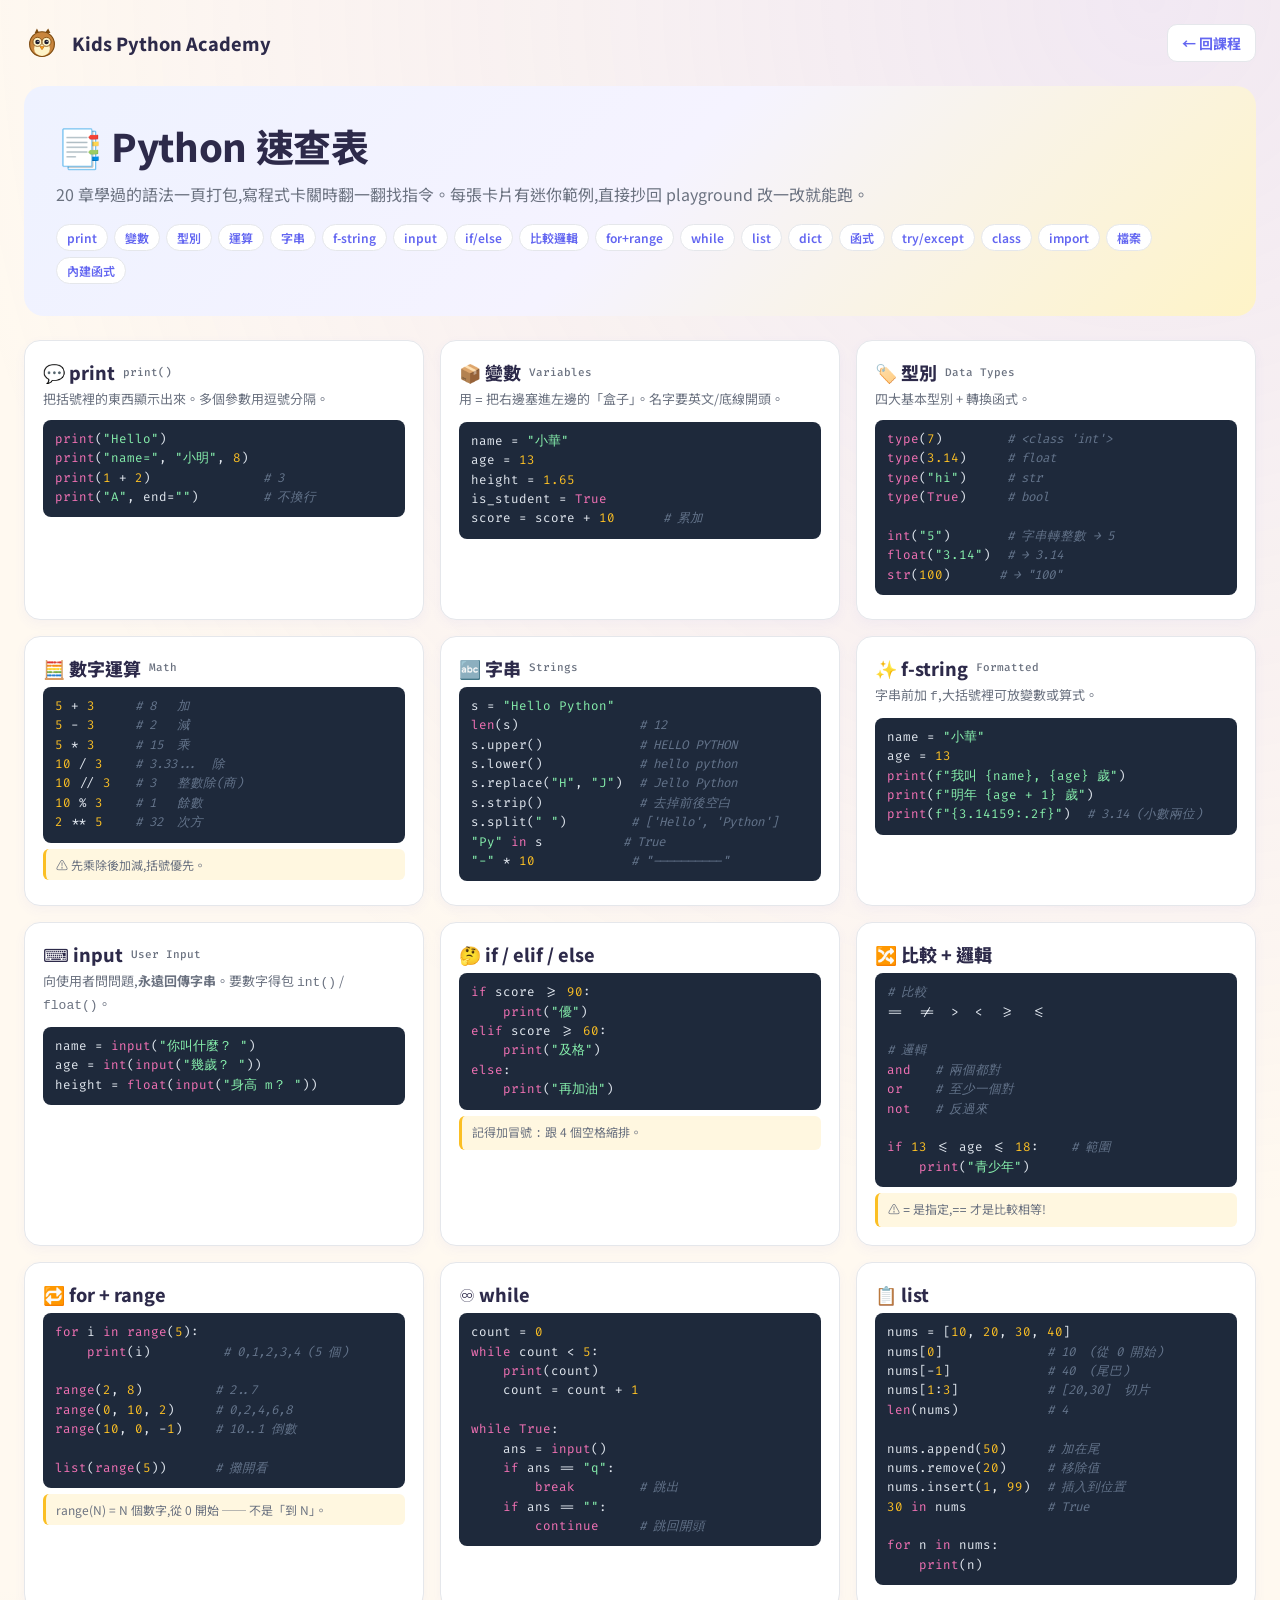
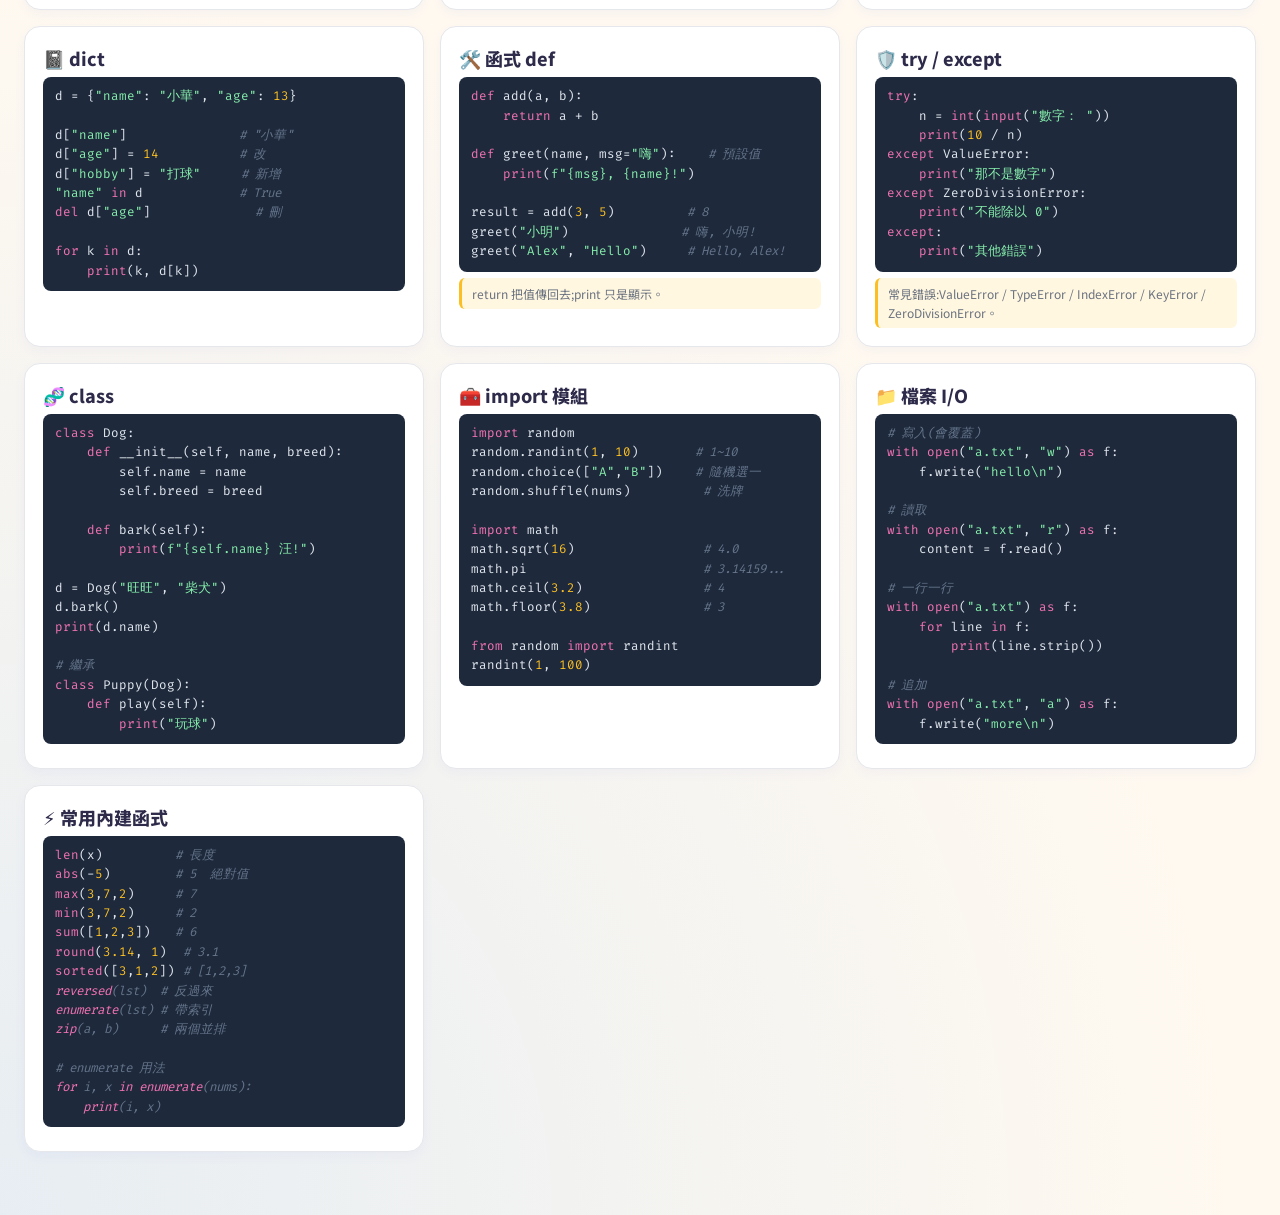
<file: cheat-sheet.html>
<!DOCTYPE html>
<html lang="zh-TW">
<head>
<meta charset="UTF-8">
<meta name="viewport" content="width=device-width, initial-scale=1.0">
<title>Python 速查表 · Kids Python Academy</title>
<link rel="icon" href="assets/logo.svg">
<link href="https://fonts.googleapis.com/css2?family=Noto+Sans+TC:wght@400;500;700;800&family=Inter:wght@500;700&family=Fira+Code:wght@400;500&display=swap" rel="stylesheet">
<style>
  :root {
    --ink: #2d2a4a;
    --soft: #6b7280;
    --line: #e5e7eb;
    --indigo: #6366f1;
    --violet: #8b5cf6;
    --bg: #fff9f0;
    --card: #ffffff;
    --code-bg: #1e293b;
    --code-fg: #e2e8f0;
    --kw: #f472b6;
    --str: #86efac;
    --num: #fbbf24;
    --cmt: #64748b;
    --font: 'Noto Sans TC', 'Microsoft JhengHei', system-ui, sans-serif;
    --mono: 'Fira Code', 'Consolas', 'Menlo', monospace;
  }
  * { box-sizing: border-box; }
  html, body { margin: 0; font-family: var(--font); color: var(--ink); background: var(--bg);
    background-image:
      radial-gradient(circle at 90% 0%, rgba(179,157,255,.18) 0%, transparent 40%),
      radial-gradient(circle at 0% 100%, rgba(122,184,255,.18) 0%, transparent 40%);
  }
  .shell { max-width: 1280px; margin: 0 auto; padding: 24px 24px 64px; }
  header { display: flex; justify-content: space-between; align-items: center; margin-bottom: 24px; flex-wrap: wrap; gap: 12px; }
  .brand { display: flex; align-items: center; gap: 12px; text-decoration: none; color: var(--ink); }
  .brand img { width: 36px; height: 36px; }
  .brand b { font-size: 18px; font-weight: 800; }
  .back-link { padding: 8px 14px; border: 1.5px solid var(--line); border-radius: 10px; text-decoration: none;
    background: white; color: var(--indigo); font-weight: 700; font-size: 14px; }
  .hero { background: linear-gradient(135deg, #eef2ff 0%, #f5f3ff 50%, #fef3c7 100%);
    border-radius: 20px; padding: 32px; margin-bottom: 24px; }
  .hero h1 { margin: 0 0 8px; font-size: 38px; font-weight: 800; letter-spacing: -0.01em; }
  .hero p { margin: 0; font-size: 16px; color: var(--soft); line-height: 1.7; }
  .toc { display: flex; flex-wrap: wrap; gap: 6px; margin-top: 16px; }
  .toc a { padding: 4px 10px; background: white; border-radius: 999px; font-size: 12px; font-weight: 600;
    color: var(--indigo); text-decoration: none; border: 1px solid var(--line); }
  .toc a:hover { background: var(--indigo); color: white; }
  .grid { display: grid; grid-template-columns: repeat(auto-fit, minmax(360px, 1fr)); gap: 16px; }
  .card { background: var(--card); border-radius: 16px; padding: 18px; border: 1px solid var(--line);
    box-shadow: 0 4px 12px rgba(99,102,241,.05); scroll-margin-top: 16px; }
  .card h2 { margin: 0 0 4px; font-size: 18px; font-weight: 800; display: flex; align-items: center; gap: 8px; }
  .card .en { font-size: 11px; font-weight: 500; color: var(--soft); font-family: var(--mono); }
  .card p.desc { margin: 4px 0 10px; font-size: 13px; color: var(--soft); line-height: 1.6; }
  pre { background: var(--code-bg); color: var(--code-fg); margin: 6px 0; padding: 10px 12px;
    border-radius: 8px; font-family: var(--mono); font-size: 12.5px; line-height: 1.55;
    overflow-x: auto; white-space: pre; }
  pre .kw { color: var(--kw); }
  pre .str { color: var(--str); }
  pre .num { color: var(--num); }
  pre .cmt { color: var(--cmt); font-style: italic; }
  .note { font-size: 12px; color: var(--soft); margin: 6px 0 0; line-height: 1.6;
    background: #fff7e0; padding: 6px 10px; border-radius: 6px; border-left: 3px solid #fbbf24; }
  @media (max-width: 720px) {
    .shell { padding: 16px 12px 48px; }
    .hero { padding: 24px 20px; }
    .hero h1 { font-size: 28px; }
    .grid { grid-template-columns: 1fr; }
  }
</style>
</head>
<body>
<div class="shell">
  <header>
    <a class="brand" href="index.html">
      <img src="assets/logo.svg" alt="">
      <b>Kids Python Academy</b>
    </a>
    <a class="back-link" href="index.html">← 回課程</a>
  </header>

  <section class="hero">
    <h1>📑 Python 速查表</h1>
    <p>20 章學過的語法一頁打包,寫程式卡關時翻一翻找指令。每張卡片有迷你範例,直接抄回 playground 改一改就能跑。</p>
    <div class="toc">
      <a href="#print">print</a>
      <a href="#var">變數</a>
      <a href="#type">型別</a>
      <a href="#math">運算</a>
      <a href="#str">字串</a>
      <a href="#fstr">f-string</a>
      <a href="#input">input</a>
      <a href="#if">if/else</a>
      <a href="#cmp">比較邏輯</a>
      <a href="#for">for+range</a>
      <a href="#while">while</a>
      <a href="#list">list</a>
      <a href="#dict">dict</a>
      <a href="#fn">函式</a>
      <a href="#try">try/except</a>
      <a href="#class">class</a>
      <a href="#mod">import</a>
      <a href="#file">檔案</a>
      <a href="#builtin">內建函式</a>
    </div>
  </section>

  <div class="grid">

    <article class="card" id="print">
      <h2>💬 print <span class="en">print()</span></h2>
      <p class="desc">把括號裡的東西顯示出來。多個參數用逗號分隔。</p>
<pre><span class="kw">print</span>(<span class="str">"Hello"</span>)
<span class="kw">print</span>(<span class="str">"name="</span>, <span class="str">"小明"</span>, <span class="num">8</span>)
<span class="kw">print</span>(<span class="num">1</span> + <span class="num">2</span>)              <span class="cmt"># 3</span>
<span class="kw">print</span>(<span class="str">"A"</span>, end=<span class="str">""</span>)        <span class="cmt"># 不換行</span></pre>
    </article>

    <article class="card" id="var">
      <h2>📦 變數 <span class="en">Variables</span></h2>
      <p class="desc">用 <code>=</code> 把右邊塞進左邊的「盒子」。名字要英文/底線開頭。</p>
<pre>name = <span class="str">"小華"</span>
age = <span class="num">13</span>
height = <span class="num">1.65</span>
is_student = <span class="kw">True</span>
score = score + <span class="num">10</span>      <span class="cmt"># 累加</span></pre>
    </article>

    <article class="card" id="type">
      <h2>🏷️ 型別 <span class="en">Data Types</span></h2>
      <p class="desc">四大基本型別 + 轉換函式。</p>
<pre><span class="kw">type</span>(<span class="num">7</span>)        <span class="cmt"># &lt;class 'int'&gt;</span>
<span class="kw">type</span>(<span class="num">3.14</span>)     <span class="cmt"># float</span>
<span class="kw">type</span>(<span class="str">"hi"</span>)     <span class="cmt"># str</span>
<span class="kw">type</span>(<span class="kw">True</span>)     <span class="cmt"># bool</span>

<span class="kw">int</span>(<span class="str">"5"</span>)       <span class="cmt"># 字串轉整數 → 5</span>
<span class="kw">float</span>(<span class="str">"3.14"</span>)  <span class="cmt"># → 3.14</span>
<span class="kw">str</span>(<span class="num">100</span>)      <span class="cmt"># → "100"</span></pre>
    </article>

    <article class="card" id="math">
      <h2>🧮 數字運算 <span class="en">Math</span></h2>
<pre><span class="num">5</span> + <span class="num">3</span>     <span class="cmt"># 8   加</span>
<span class="num">5</span> - <span class="num">3</span>     <span class="cmt"># 2   減</span>
<span class="num">5</span> * <span class="num">3</span>     <span class="cmt"># 15  乘</span>
<span class="num">10</span> / <span class="num">3</span>    <span class="cmt"># 3.33...  除</span>
<span class="num">10</span> // <span class="num">3</span>   <span class="cmt"># 3   整數除(商)</span>
<span class="num">10</span> % <span class="num">3</span>    <span class="cmt"># 1   餘數</span>
<span class="num">2</span> ** <span class="num">5</span>    <span class="cmt"># 32  次方</span></pre>
      <p class="note">⚠️ 先乘除後加減,括號優先。</p>
    </article>

    <article class="card" id="str">
      <h2>🔤 字串 <span class="en">Strings</span></h2>
<pre>s = <span class="str">"Hello Python"</span>
<span class="kw">len</span>(s)               <span class="cmt"># 12</span>
s.upper()            <span class="cmt"># HELLO PYTHON</span>
s.lower()            <span class="cmt"># hello python</span>
s.replace(<span class="str">"H"</span>, <span class="str">"J"</span>)  <span class="cmt"># Jello Python</span>
s.strip()            <span class="cmt"># 去掉前後空白</span>
s.split(<span class="str">" "</span>)        <span class="cmt"># ['Hello', 'Python']</span>
<span class="str">"Py"</span> <span class="kw">in</span> s          <span class="cmt"># True</span>
<span class="str">"-"</span> * <span class="num">10</span>            <span class="cmt"># "----------"</span></pre>
    </article>

    <article class="card" id="fstr">
      <h2>✨ f-string <span class="en">Formatted</span></h2>
      <p class="desc">字串前加 <code>f</code>,大括號裡可放變數或算式。</p>
<pre>name = <span class="str">"小華"</span>
age = <span class="num">13</span>
<span class="kw">print</span>(<span class="str">f"我叫 {name}, {age} 歲"</span>)
<span class="kw">print</span>(<span class="str">f"明年 {age + 1} 歲"</span>)
<span class="kw">print</span>(<span class="str">f"{3.14159:.2f}"</span>)  <span class="cmt"># 3.14 (小數兩位)</span></pre>
    </article>

    <article class="card" id="input">
      <h2>⌨️ input <span class="en">User Input</span></h2>
      <p class="desc">向使用者問問題,<strong>永遠回傳字串</strong>。要數字得包 <code>int()</code> / <code>float()</code>。</p>
<pre>name = <span class="kw">input</span>(<span class="str">"你叫什麼？ "</span>)
age = <span class="kw">int</span>(<span class="kw">input</span>(<span class="str">"幾歲？ "</span>))
height = <span class="kw">float</span>(<span class="kw">input</span>(<span class="str">"身高 m？ "</span>))</pre>
    </article>

    <article class="card" id="if">
      <h2>🤔 if / elif / else</h2>
<pre><span class="kw">if</span> score &gt;= <span class="num">90</span>:
    <span class="kw">print</span>(<span class="str">"優"</span>)
<span class="kw">elif</span> score &gt;= <span class="num">60</span>:
    <span class="kw">print</span>(<span class="str">"及格"</span>)
<span class="kw">else</span>:
    <span class="kw">print</span>(<span class="str">"再加油"</span>)</pre>
      <p class="note">記得加冒號 <code>:</code> 跟 4 個空格縮排。</p>
    </article>

    <article class="card" id="cmp">
      <h2>🔀 比較 + 邏輯</h2>
<pre><span class="cmt"># 比較</span>
==  !=  &gt;  &lt;  &gt;=  &lt;=

<span class="cmt"># 邏輯</span>
<span class="kw">and</span>   <span class="cmt"># 兩個都對</span>
<span class="kw">or</span>    <span class="cmt"># 至少一個對</span>
<span class="kw">not</span>   <span class="cmt"># 反過來</span>

<span class="kw">if</span> <span class="num">13</span> &lt;= age &lt;= <span class="num">18</span>:    <span class="cmt"># 範圍</span>
    <span class="kw">print</span>(<span class="str">"青少年"</span>)</pre>
      <p class="note">⚠️ <code>=</code> 是指定,<code>==</code> 才是比較相等!</p>
    </article>

    <article class="card" id="for">
      <h2>🔁 for + range</h2>
<pre><span class="kw">for</span> i <span class="kw">in</span> <span class="kw">range</span>(<span class="num">5</span>):
    <span class="kw">print</span>(i)         <span class="cmt"># 0,1,2,3,4 (5 個)</span>

<span class="kw">range</span>(<span class="num">2</span>, <span class="num">8</span>)         <span class="cmt"># 2..7</span>
<span class="kw">range</span>(<span class="num">0</span>, <span class="num">10</span>, <span class="num">2</span>)     <span class="cmt"># 0,2,4,6,8</span>
<span class="kw">range</span>(<span class="num">10</span>, <span class="num">0</span>, -<span class="num">1</span>)    <span class="cmt"># 10..1 倒數</span>

<span class="kw">list</span>(<span class="kw">range</span>(<span class="num">5</span>))      <span class="cmt"># 攤開看</span></pre>
      <p class="note">range(N) = N 個數字,從 0 開始 ── 不是「到 N」。</p>
    </article>

    <article class="card" id="while">
      <h2>♾️ while</h2>
<pre>count = <span class="num">0</span>
<span class="kw">while</span> count &lt; <span class="num">5</span>:
    <span class="kw">print</span>(count)
    count = count + <span class="num">1</span>

<span class="kw">while</span> <span class="kw">True</span>:
    ans = <span class="kw">input</span>()
    <span class="kw">if</span> ans == <span class="str">"q"</span>:
        <span class="kw">break</span>        <span class="cmt"># 跳出</span>
    <span class="kw">if</span> ans == <span class="str">""</span>:
        <span class="kw">continue</span>     <span class="cmt"># 跳回開頭</span></pre>
    </article>

    <article class="card" id="list">
      <h2>📋 list</h2>
<pre>nums = [<span class="num">10</span>, <span class="num">20</span>, <span class="num">30</span>, <span class="num">40</span>]
nums[<span class="num">0</span>]             <span class="cmt"># 10  (從 0 開始)</span>
nums[-<span class="num">1</span>]            <span class="cmt"># 40  (尾巴)</span>
nums[<span class="num">1</span>:<span class="num">3</span>]           <span class="cmt"># [20,30]  切片</span>
<span class="kw">len</span>(nums)           <span class="cmt"># 4</span>

nums.append(<span class="num">50</span>)     <span class="cmt"># 加在尾</span>
nums.remove(<span class="num">20</span>)     <span class="cmt"># 移除值</span>
nums.insert(<span class="num">1</span>, <span class="num">99</span>)  <span class="cmt"># 插入到位置</span>
<span class="num">30</span> <span class="kw">in</span> nums          <span class="cmt"># True</span>

<span class="kw">for</span> n <span class="kw">in</span> nums:
    <span class="kw">print</span>(n)</pre>
    </article>

    <article class="card" id="dict">
      <h2>📓 dict</h2>
<pre>d = {<span class="str">"name"</span>: <span class="str">"小華"</span>, <span class="str">"age"</span>: <span class="num">13</span>}

d[<span class="str">"name"</span>]              <span class="cmt"># "小華"</span>
d[<span class="str">"age"</span>] = <span class="num">14</span>          <span class="cmt"># 改</span>
d[<span class="str">"hobby"</span>] = <span class="str">"打球"</span>     <span class="cmt"># 新增</span>
<span class="str">"name"</span> <span class="kw">in</span> d            <span class="cmt"># True</span>
<span class="kw">del</span> d[<span class="str">"age"</span>]             <span class="cmt"># 刪</span>

<span class="kw">for</span> k <span class="kw">in</span> d:
    <span class="kw">print</span>(k, d[k])</pre>
    </article>

    <article class="card" id="fn">
      <h2>🛠️ 函式 def</h2>
<pre><span class="kw">def</span> add(a, b):
    <span class="kw">return</span> a + b

<span class="kw">def</span> greet(name, msg=<span class="str">"嗨"</span>):    <span class="cmt"># 預設值</span>
    <span class="kw">print</span>(<span class="str">f"{msg}, {name}!"</span>)

result = add(<span class="num">3</span>, <span class="num">5</span>)         <span class="cmt"># 8</span>
greet(<span class="str">"小明"</span>)              <span class="cmt"># 嗨, 小明!</span>
greet(<span class="str">"Alex"</span>, <span class="str">"Hello"</span>)     <span class="cmt"># Hello, Alex!</span></pre>
      <p class="note">return 把值傳回去;print 只是顯示。</p>
    </article>

    <article class="card" id="try">
      <h2>🛡️ try / except</h2>
<pre><span class="kw">try</span>:
    n = <span class="kw">int</span>(<span class="kw">input</span>(<span class="str">"數字： "</span>))
    <span class="kw">print</span>(<span class="num">10</span> / n)
<span class="kw">except</span> ValueError:
    <span class="kw">print</span>(<span class="str">"那不是數字"</span>)
<span class="kw">except</span> ZeroDivisionError:
    <span class="kw">print</span>(<span class="str">"不能除以 0"</span>)
<span class="kw">except</span>:
    <span class="kw">print</span>(<span class="str">"其他錯誤"</span>)</pre>
      <p class="note">常見錯誤:ValueError / TypeError / IndexError / KeyError / ZeroDivisionError。</p>
    </article>

    <article class="card" id="class">
      <h2>🧬 class</h2>
<pre><span class="kw">class</span> Dog:
    <span class="kw">def</span> __init__(self, name, breed):
        self.name = name
        self.breed = breed

    <span class="kw">def</span> bark(self):
        <span class="kw">print</span>(<span class="str">f"{self.name} 汪!"</span>)

d = Dog(<span class="str">"旺旺"</span>, <span class="str">"柴犬"</span>)
d.bark()
<span class="kw">print</span>(d.name)

<span class="cmt"># 繼承</span>
<span class="kw">class</span> Puppy(Dog):
    <span class="kw">def</span> play(self):
        <span class="kw">print</span>(<span class="str">"玩球"</span>)</pre>
    </article>

    <article class="card" id="mod">
      <h2>🧰 import 模組</h2>
<pre><span class="kw">import</span> random
random.randint(<span class="num">1</span>, <span class="num">10</span>)       <span class="cmt"># 1~10</span>
random.choice([<span class="str">"A"</span>,<span class="str">"B"</span>])    <span class="cmt"># 隨機選一</span>
random.shuffle(nums)         <span class="cmt"># 洗牌</span>

<span class="kw">import</span> math
math.sqrt(<span class="num">16</span>)                <span class="cmt"># 4.0</span>
math.pi                      <span class="cmt"># 3.14159...</span>
math.ceil(<span class="num">3.2</span>)               <span class="cmt"># 4</span>
math.floor(<span class="num">3.8</span>)              <span class="cmt"># 3</span>

<span class="kw">from</span> random <span class="kw">import</span> randint
randint(<span class="num">1</span>, <span class="num">100</span>)</pre>
    </article>

    <article class="card" id="file">
      <h2>📁 檔案 I/O</h2>
<pre><span class="cmt"># 寫入(會覆蓋)</span>
<span class="kw">with</span> <span class="kw">open</span>(<span class="str">"a.txt"</span>, <span class="str">"w"</span>) <span class="kw">as</span> f:
    f.write(<span class="str">"hello\n"</span>)

<span class="cmt"># 讀取</span>
<span class="kw">with</span> <span class="kw">open</span>(<span class="str">"a.txt"</span>, <span class="str">"r"</span>) <span class="kw">as</span> f:
    content = f.read()

<span class="cmt"># 一行一行</span>
<span class="kw">with</span> <span class="kw">open</span>(<span class="str">"a.txt"</span>) <span class="kw">as</span> f:
    <span class="kw">for</span> line <span class="kw">in</span> f:
        <span class="kw">print</span>(line.strip())

<span class="cmt"># 追加</span>
<span class="kw">with</span> <span class="kw">open</span>(<span class="str">"a.txt"</span>, <span class="str">"a"</span>) <span class="kw">as</span> f:
    f.write(<span class="str">"more\n"</span>)</pre>
    </article>

    <article class="card" id="builtin">
      <h2>⚡ 常用內建函式</h2>
<pre><span class="kw">len</span>(x)         <span class="cmt"># 長度</span>
<span class="kw">abs</span>(-<span class="num">5</span>)        <span class="cmt"># 5  絕對值</span>
<span class="kw">max</span>(<span class="num">3</span>,<span class="num">7</span>,<span class="num">2</span>)     <span class="cmt"># 7</span>
<span class="kw">min</span>(<span class="num">3</span>,<span class="num">7</span>,<span class="num">2</span>)     <span class="cmt"># 2</span>
<span class="kw">sum</span>([<span class="num">1</span>,<span class="num">2</span>,<span class="num">3</span>])   <span class="cmt"># 6</span>
<span class="kw">round</span>(<span class="num">3.14</span>, <span class="num">1</span>)  <span class="cmt"># 3.1</span>
<span class="kw">sorted</span>([<span class="num">3</span>,<span class="num">1</span>,<span class="num">2</span>]) <span class="cmt"># [1,2,3]
<span class="kw">reversed</span>(lst)  <span class="cmt"># 反過來
<span class="kw">enumerate</span>(lst) <span class="cmt"># 帶索引
<span class="kw">zip</span>(a, b)      <span class="cmt"># 兩個並排</span>

<span class="cmt"># enumerate 用法</span>
<span class="kw">for</span> i, x <span class="kw">in</span> <span class="kw">enumerate</span>(nums):
    <span class="kw">print</span>(i, x)</pre>
    </article>

  </div>
</div>
</body>
</html>
</file>
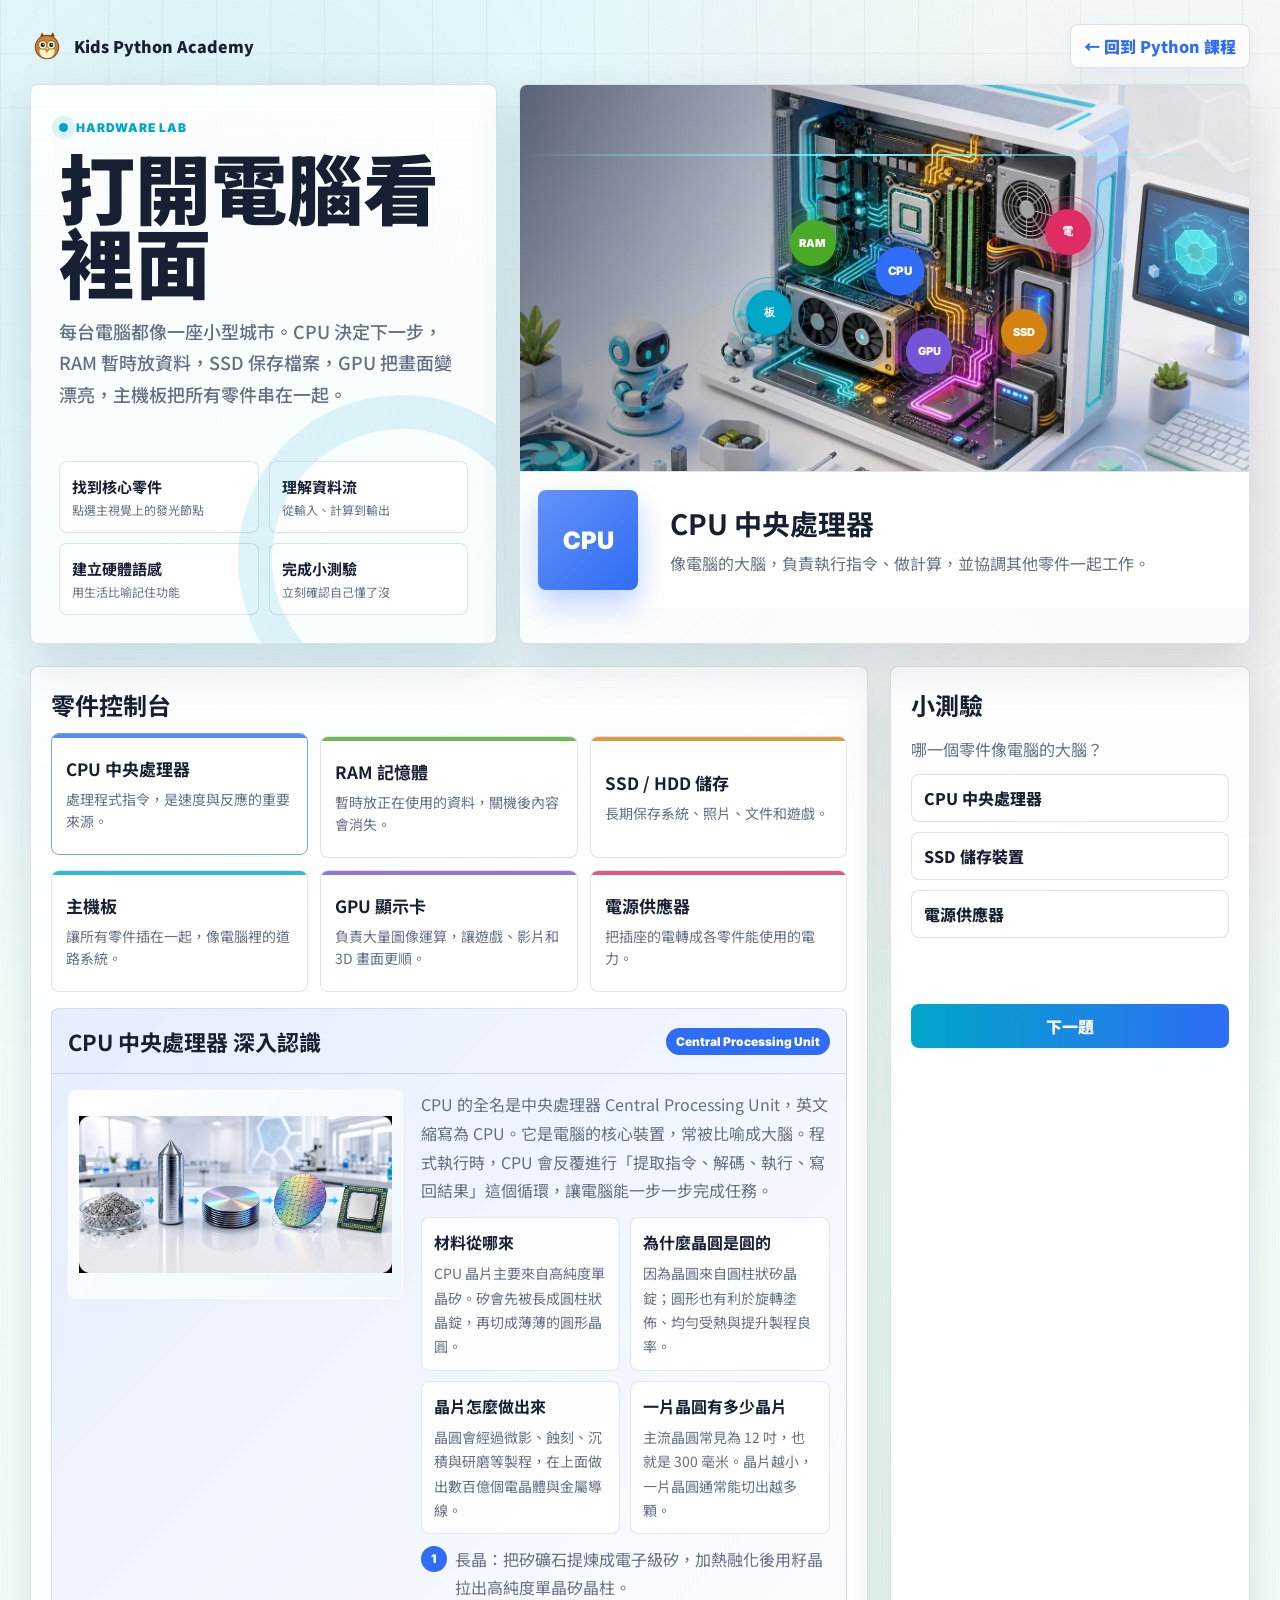
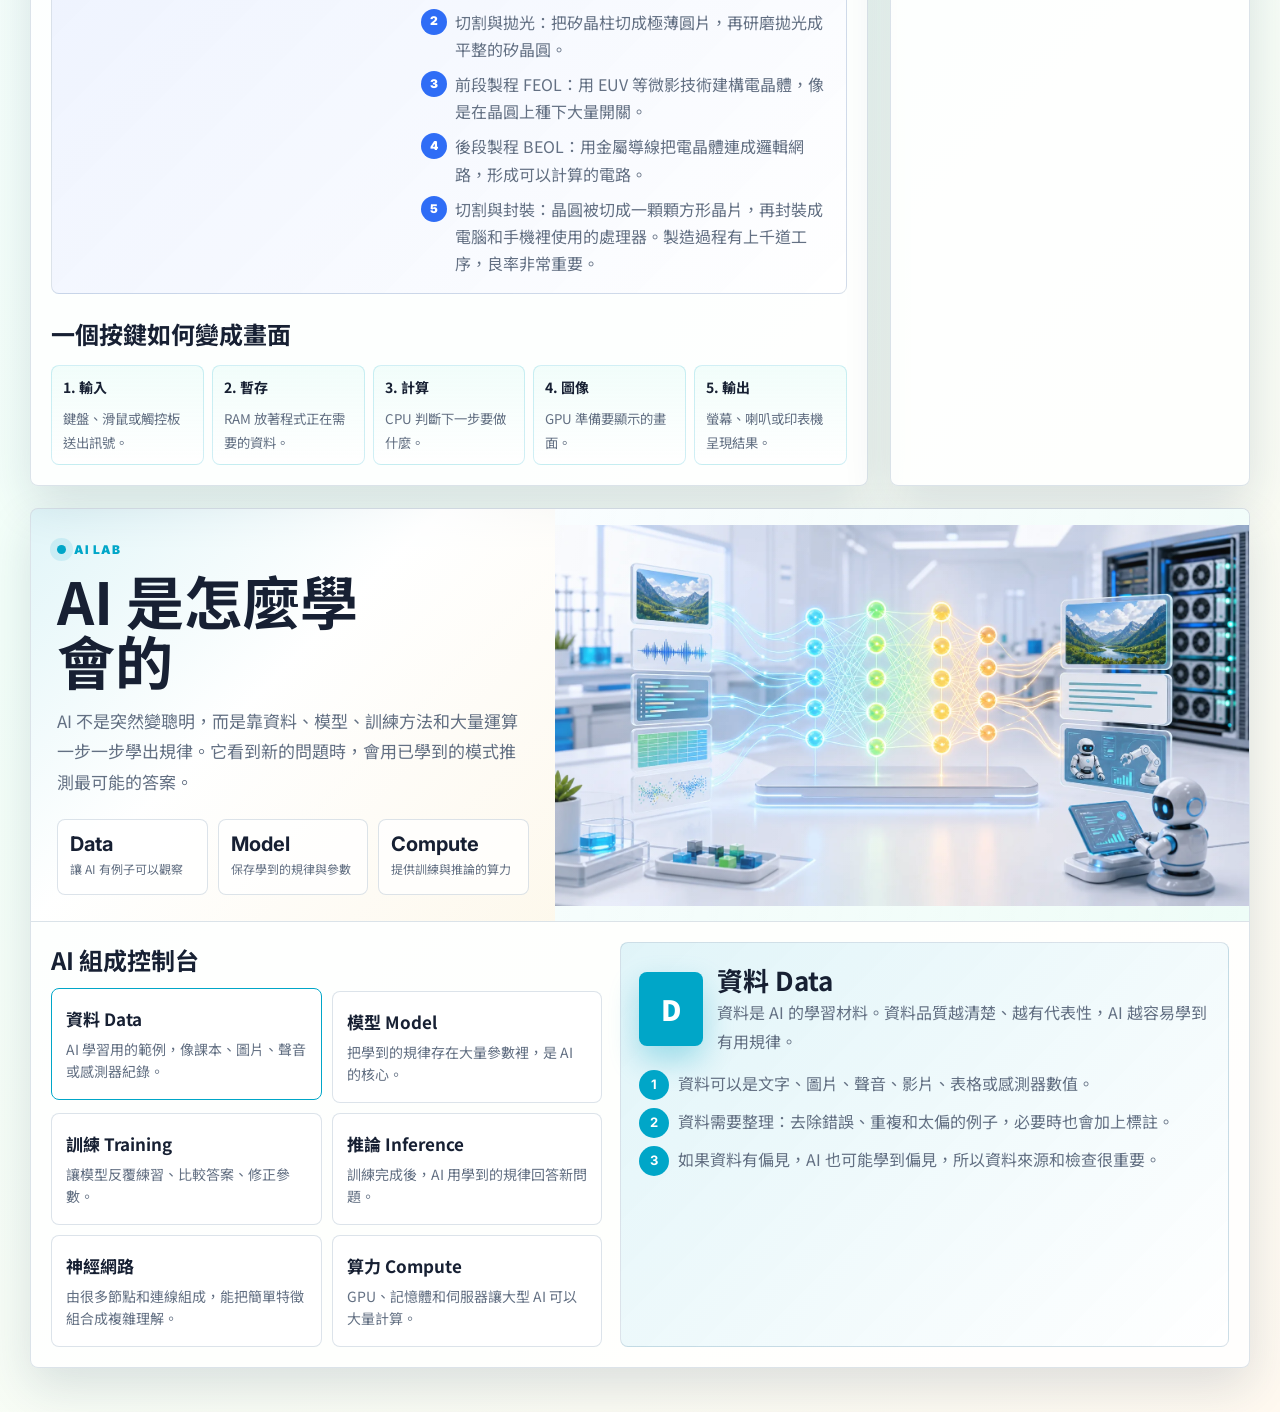
<file: computer-components.html>
<!DOCTYPE html>
<html lang="zh-TW">
<head>
<meta charset="UTF-8">
<meta name="viewport" content="width=device-width, initial-scale=1.0">
<title>認識電腦組成 · Kids Python Academy</title>
<link rel="icon" href="assets/logo.svg">
<link rel="preconnect" href="https://fonts.googleapis.com">
<link rel="preconnect" href="https://fonts.gstatic.com" crossorigin>
<link href="https://fonts.googleapis.com/css2?family=Noto+Sans+TC:wght@400;500;700;800;900&family=Inter:wght@600;700;800;900&display=swap" rel="stylesheet">
<style>
  :root {
    --paper: #fbfdff;
    --ink: #172033;
    --soft: #637083;
    --line: rgba(38, 85, 122, .16);
    --cyan: #00a6c8;
    --blue: #2f6df6;
    --lime: #4aaa28;
    --amber: #d48310;
    --pink: #df2d64;
    --violet: #7654d6;
    --card: rgba(255, 255, 255, .82);
    --shadow: 0 18px 48px rgba(18, 48, 82, .14);
    --radius: 8px;
    --font: 'Noto Sans TC', 'Microsoft JhengHei', system-ui, sans-serif;
    --latin: 'Inter', system-ui, sans-serif;
  }

  * { box-sizing: border-box; }

  html, body {
    margin: 0;
    min-height: 100%;
    font-family: var(--font);
    color: var(--ink);
    background:
      radial-gradient(circle at 18% 6%, rgba(0, 166, 200, .13), transparent 30%),
      radial-gradient(circle at 92% 16%, rgba(223, 45, 100, .09), transparent 26%),
      linear-gradient(135deg, #f8fcff 0%, #f3fff9 52%, #fff9f0 100%);
  }

  body::before {
    content: "";
    position: fixed;
    inset: 0;
    pointer-events: none;
    background:
      linear-gradient(90deg, rgba(23, 32, 51, .045) 1px, transparent 1px) 0 0 / 54px 54px,
      linear-gradient(0deg, rgba(23, 32, 51, .035) 1px, transparent 1px) 0 0 / 54px 54px;
    mask-image: linear-gradient(to bottom, black, transparent 82%);
  }

  button, a { font: inherit; }

  .shell {
    width: min(1220px, calc(100% - 32px));
    margin: 0 auto;
    padding: 18px 0 44px;
  }

  .topbar {
    min-height: 56px;
    display: flex;
    align-items: center;
    justify-content: space-between;
    gap: 14px;
    position: relative;
    z-index: 2;
  }

  .brand, .back-link {
    display: inline-flex;
    align-items: center;
    gap: 10px;
    min-height: 42px;
    border-radius: var(--radius);
    text-decoration: none;
    font-weight: 900;
  }

  .brand { color: var(--ink); }
  .brand img { width: 34px; height: 34px; }

  .back-link {
    padding: 9px 13px;
    border: 1px solid var(--line);
    background: rgba(255,255,255,.78);
    color: var(--blue);
    box-shadow: 0 8px 22px rgba(47, 109, 246, .08);
  }

  .hero {
    min-height: 560px;
    margin-top: 10px;
    display: grid;
    grid-template-columns: minmax(320px, .78fr) minmax(0, 1.22fr);
    gap: 22px;
    align-items: stretch;
  }

  .hero-copy {
    border: 1px solid var(--line);
    border-radius: var(--radius);
    background: linear-gradient(180deg, rgba(255,255,255,.88), rgba(255,255,255,.7));
    box-shadow: var(--shadow);
    padding: 28px;
    display: flex;
    flex-direction: column;
    justify-content: space-between;
    position: relative;
    overflow: hidden;
  }

  .hero-copy::after {
    content: "";
    position: absolute;
    inset: auto -70px -80px auto;
    width: 260px;
    height: 260px;
    border: 34px solid rgba(0, 166, 200, .12);
    border-radius: 50%;
  }

  .eyebrow {
    display: inline-flex;
    align-items: center;
    gap: 8px;
    margin-bottom: 14px;
    color: var(--cyan);
    font-family: var(--latin);
    font-size: 12px;
    font-weight: 900;
    letter-spacing: .08em;
    text-transform: uppercase;
  }

  .eyebrow::before {
    content: "";
    width: 9px;
    height: 9px;
    border-radius: 50%;
    background: var(--cyan);
    box-shadow: 0 0 0 7px rgba(0,166,200,.12);
  }

  h1 {
    margin: 0;
    max-width: 9ch;
    font-size: clamp(42px, 6vw, 76px);
    line-height: .98;
    font-weight: 900;
    letter-spacing: 0;
  }

  .lead {
    margin: 18px 0 0;
    max-width: 34em;
    color: var(--soft);
    font-size: 18px;
    line-height: 1.75;
    font-weight: 500;
  }

  .mission-strip {
    display: grid;
    grid-template-columns: repeat(2, minmax(0, 1fr));
    gap: 10px;
    margin-top: 28px;
  }

  .mission {
    min-height: 72px;
    border: 1px solid var(--line);
    border-radius: var(--radius);
    background: rgba(255,255,255,.72);
    padding: 12px;
    display: flex;
    flex-direction: column;
    justify-content: center;
  }

  .mission b { font-size: 15px; }
  .mission span { color: var(--soft); font-size: 12px; margin-top: 4px; }

  .lab {
    min-width: 0;
    border: 1px solid var(--line);
    border-radius: var(--radius);
    background: rgba(255,255,255,.74);
    box-shadow: var(--shadow);
    overflow: hidden;
    position: relative;
  }

  .lab-visual {
    min-height: 386px;
    position: relative;
    isolation: isolate;
    background:
      linear-gradient(110deg, rgba(10, 18, 33, .58), rgba(10, 18, 33, .05) 52%, rgba(255,255,255,.18)),
      url("assets/computer-lab-hero.webp") center / cover no-repeat;
  }

  .scanline {
    position: absolute;
    left: 0;
    right: 0;
    top: 18%;
    height: 2px;
    background: linear-gradient(90deg, transparent, rgba(125, 249, 255, .95), transparent);
    animation: scan 4.2s linear infinite;
    z-index: 2;
  }

  @keyframes scan {
    0% { transform: translateY(0); opacity: 0; }
    10%, 88% { opacity: 1; }
    100% { transform: translateY(270px); opacity: 0; }
  }

  .hotspots {
    position: absolute;
    inset: 0;
    z-index: 3;
  }

  .hotspot {
    position: absolute;
    width: 46px;
    height: 46px;
    border: 0;
    border-radius: 50%;
    background: var(--part-color);
    color: white;
    font-family: var(--latin);
    font-size: 11px;
    font-weight: 900;
    cursor: pointer;
    box-shadow: 0 0 0 8px color-mix(in srgb, var(--part-color), transparent 78%), 0 12px 24px rgba(5, 14, 25, .22);
    transition: transform .18s ease, box-shadow .18s ease;
  }

  .hotspot::after {
    content: "";
    position: absolute;
    inset: -13px;
    border: 1px solid color-mix(in srgb, var(--part-color), transparent 42%);
    border-radius: 50%;
    animation: pulse 2.4s ease-out infinite;
  }

  @keyframes pulse {
    0% { transform: scale(.72); opacity: .9; }
    100% { transform: scale(1.24); opacity: 0; }
  }

  .hotspot:hover, .hotspot.active { transform: translateY(-3px) scale(1.06); }
  .hotspot.active { box-shadow: 0 0 0 10px color-mix(in srgb, var(--part-color), transparent 72%), 0 18px 32px rgba(5, 14, 25, .3); }

  .h-cpu { left: 49%; top: 43%; }
  .h-ram { left: 37%; top: 35%; }
  .h-storage { left: 66%; top: 58%; }
  .h-motherboard { left: 31%; top: 53%; }
  .h-gpu { left: 53%; top: 63%; }
  .h-power { left: 72%; top: 32%; }

  .part-console {
    display: grid;
    grid-template-columns: 116px minmax(0, 1fr);
    gap: 16px;
    align-items: center;
    padding: 18px;
    border-top: 1px solid var(--line);
    background: rgba(255,255,255,.9);
  }

  .part-icon {
    width: 100px;
    height: 100px;
    border-radius: var(--radius);
    display: grid;
    place-items: center;
    background:
      linear-gradient(135deg, rgba(255,255,255,.25), transparent),
      var(--active-color);
    color: white;
    font-family: var(--latin);
    font-size: 24px;
    font-weight: 900;
    box-shadow: 0 14px 30px color-mix(in srgb, var(--active-color), transparent 68%);
  }

  .part-console h2 {
    margin: 0 0 6px;
    font-size: 28px;
    letter-spacing: 0;
  }

  .part-console p {
    margin: 0;
    color: var(--soft);
    line-height: 1.75;
    font-size: 16px;
  }

  .deck {
    margin-top: 22px;
    display: grid;
    grid-template-columns: 1fr 360px;
    gap: 22px;
  }

  .parts-panel, .quiz {
    border: 1px solid var(--line);
    border-radius: var(--radius);
    background: rgba(255,255,255,.82);
    box-shadow: var(--shadow);
    padding: 20px;
  }

  .section-title {
    margin: 0 0 14px;
    font-size: 24px;
    letter-spacing: 0;
  }

  .parts-grid {
    display: grid;
    grid-template-columns: repeat(3, minmax(0, 1fr));
    gap: 12px;
  }

  .part-card {
    min-height: 122px;
    border: 1px solid var(--line);
    border-radius: var(--radius);
    background: rgba(255,255,255,.82);
    color: var(--ink);
    cursor: pointer;
    text-align: left;
    padding: 14px;
    position: relative;
    overflow: hidden;
    transition: transform .18s ease, border-color .18s ease, background .18s ease;
  }

  .part-card::before {
    content: "";
    position: absolute;
    top: 0;
    left: 0;
    right: 0;
    height: 4px;
    background: var(--card-color);
    opacity: .8;
  }

  .part-card:hover, .part-card.active {
    transform: translateY(-3px);
    border-color: color-mix(in srgb, var(--card-color), white 35%);
    background: white;
  }

  .part-card strong {
    display: block;
    margin-bottom: 8px;
    font-size: 17px;
  }

  .part-card span {
    color: var(--soft);
    display: block;
    font-size: 14px;
    line-height: 1.55;
  }

  .deep-dive {
    margin-top: 16px;
    border: 1px solid var(--line);
    border-radius: var(--radius);
    background:
      linear-gradient(135deg, color-mix(in srgb, var(--active-color), white 88%), rgba(255,255,255,.92));
    overflow: hidden;
  }

  .deep-head {
    display: flex;
    align-items: center;
    justify-content: space-between;
    gap: 12px;
    padding: 16px;
    border-bottom: 1px solid var(--line);
  }

  .deep-head h3 {
    margin: 0;
    font-size: 22px;
    letter-spacing: 0;
  }

  .deep-pill {
    flex: 0 0 auto;
    border-radius: 999px;
    background: var(--active-color);
    color: white;
    padding: 6px 10px;
    font-family: var(--latin);
    font-size: 12px;
    font-weight: 900;
  }

  .deep-body {
    display: grid;
    grid-template-columns: minmax(0, .9fr) minmax(320px, 1.1fr);
    gap: 18px;
    padding: 16px;
  }

  .deep-visual {
    aspect-ratio: 16 / 10;
    min-height: 0;
    border: 1px solid rgba(255,255,255,.7);
    border-radius: var(--radius);
    background:
      linear-gradient(135deg, rgba(255,255,255,.9), rgba(239,248,255,.9));
    overflow: hidden;
    display: grid;
    place-items: center;
    position: relative;
    align-self: start;
    padding: 10px;
  }

  .deep-visual img {
    width: 100%;
    height: 100%;
    object-fit: contain;
    display: block;
    border-radius: 6px;
  }

  .visual-chip {
    width: min(78%, 320px);
    aspect-ratio: 1.2;
    border-radius: 18px;
    background:
      linear-gradient(90deg, transparent 45%, rgba(255,255,255,.26) 45% 55%, transparent 55%),
      linear-gradient(0deg, transparent 45%, rgba(255,255,255,.26) 45% 55%, transparent 55%),
      var(--active-color);
    box-shadow: inset 0 0 0 12px rgba(255,255,255,.32), 0 20px 46px color-mix(in srgb, var(--active-color), transparent 62%);
    position: relative;
  }

  .visual-chip::before,
  .visual-chip::after {
    content: "";
    position: absolute;
    inset: 18px;
    border: 2px solid rgba(255,255,255,.46);
    border-radius: 12px;
  }

  .visual-chip::after {
    inset: auto 28px 28px;
    height: 12px;
    border: 0;
    border-radius: 999px;
    background: rgba(255,255,255,.64);
  }

  .deep-copy {
    display: grid;
    gap: 12px;
  }

  .deep-copy p {
    margin: 0;
    color: var(--soft);
    line-height: 1.8;
  }

  .fact-grid {
    display: grid;
    grid-template-columns: repeat(2, minmax(0, 1fr));
    gap: 10px;
  }

  .fact {
    border: 1px solid rgba(38, 85, 122, .13);
    border-radius: var(--radius);
    background: rgba(255,255,255,.76);
    padding: 12px;
    min-height: 86px;
  }

  .fact b {
    display: block;
    margin-bottom: 6px;
    color: var(--ink);
  }

  .fact span {
    color: var(--soft);
    font-size: 14px;
    line-height: 1.6;
  }

  .deep-list {
    margin: 0;
    padding: 0;
    list-style: none;
    display: grid;
    gap: 8px;
  }

  .deep-list li {
    display: grid;
    grid-template-columns: 26px 1fr;
    gap: 8px;
    align-items: start;
    color: var(--soft);
    line-height: 1.7;
  }

  .deep-list li::before {
    content: attr(data-step);
    width: 26px;
    height: 26px;
    border-radius: 50%;
    background: var(--active-color);
    color: white;
    display: grid;
    place-items: center;
    font-family: var(--latin);
    font-size: 12px;
    font-weight: 900;
  }

  .flow {
    margin-top: 14px;
    display: grid;
    grid-template-columns: repeat(5, minmax(0, 1fr));
    gap: 8px;
  }

  .step {
    min-height: 96px;
    border-radius: var(--radius);
    border: 1px solid rgba(0, 166, 200, .18);
    background: linear-gradient(180deg, rgba(240, 253, 250, .9), rgba(255,255,255,.8));
    padding: 11px;
  }

  .step b { display: block; margin-bottom: 8px; font-size: 14px; }
  .step small { color: var(--soft); line-height: 1.5; }

  .quiz p {
    margin: 0 0 12px;
    color: var(--soft);
    line-height: 1.65;
  }

  .quiz-options {
    display: grid;
    gap: 10px;
  }

  .quiz-option {
    min-height: 48px;
    border: 1px solid var(--line);
    border-radius: var(--radius);
    background: white;
    color: var(--ink);
    cursor: pointer;
    text-align: left;
    padding: 10px 12px;
    font-weight: 800;
  }

  .quiz-option.correct { border-color: #22c55e; background: #edfff5; color: #166534; }
  .quiz-option.wrong { border-color: #fb7185; background: #fff1f2; color: #9f1239; }

  .quiz-feedback {
    min-height: 42px;
    margin-top: 12px;
    color: var(--soft);
    line-height: 1.6;
  }

  .quiz-next {
    width: 100%;
    min-height: 44px;
    margin-top: 12px;
    border: 0;
    border-radius: var(--radius);
    background: linear-gradient(90deg, var(--cyan), var(--blue));
    color: white;
    font-weight: 900;
    cursor: pointer;
  }

  .ai-section {
    margin-top: 22px;
    border: 1px solid var(--line);
    border-radius: var(--radius);
    background: rgba(255,255,255,.82);
    box-shadow: var(--shadow);
    overflow: hidden;
  }

  .ai-hero {
    display: grid;
    grid-template-columns: minmax(320px, .86fr) minmax(0, 1.14fr);
    gap: 0;
    min-height: 390px;
  }

  .ai-copy {
    padding: 26px;
    display: flex;
    flex-direction: column;
    justify-content: space-between;
    background:
      linear-gradient(135deg, rgba(0,166,200,.11), rgba(255,255,255,.84) 44%, rgba(244,170,35,.08));
  }

  .ai-copy h2 {
    margin: 0;
    max-width: 10ch;
    font-size: clamp(34px, 5vw, 58px);
    line-height: 1.02;
    letter-spacing: 0;
  }

  .ai-copy p {
    margin: 16px 0 0;
    color: var(--soft);
    font-size: 17px;
    line-height: 1.8;
  }

  .ai-stats {
    display: grid;
    grid-template-columns: repeat(3, minmax(0, 1fr));
    gap: 10px;
    margin-top: 22px;
  }

  .ai-stat {
    border: 1px solid var(--line);
    border-radius: var(--radius);
    background: rgba(255,255,255,.72);
    padding: 12px;
    min-height: 76px;
  }

  .ai-stat b {
    display: block;
    font-size: 20px;
    font-family: var(--latin);
  }

  .ai-stat span {
    display: block;
    color: var(--soft);
    font-size: 12px;
    margin-top: 4px;
    line-height: 1.45;
  }

  .ai-visual {
    min-height: 390px;
    background:
      linear-gradient(100deg, rgba(255,255,255,.14), rgba(255,255,255,.02)),
      url("assets/ai-lab-flow.webp") center / contain no-repeat,
      linear-gradient(135deg, #f8fdff, #eefdf7);
  }

  .ai-workbench {
    border-top: 1px solid var(--line);
    padding: 20px;
    display: grid;
    grid-template-columns: minmax(0, .95fr) minmax(320px, 1.05fr);
    gap: 18px;
  }

  .ai-cards {
    display: grid;
    grid-template-columns: repeat(2, minmax(0, 1fr));
    gap: 10px;
  }

  .ai-card {
    min-height: 112px;
    border: 1px solid var(--line);
    border-radius: var(--radius);
    background: rgba(255,255,255,.82);
    color: var(--ink);
    cursor: pointer;
    text-align: left;
    padding: 14px;
    transition: transform .18s ease, border-color .18s ease, background .18s ease;
  }

  .ai-card:hover, .ai-card.active {
    transform: translateY(-3px);
    border-color: var(--ai-color);
    background: white;
  }

  .ai-card strong {
    display: block;
    margin-bottom: 8px;
    font-size: 17px;
  }

  .ai-card span {
    display: block;
    color: var(--soft);
    font-size: 14px;
    line-height: 1.55;
  }

  .ai-detail {
    border: 1px solid var(--line);
    border-radius: var(--radius);
    background:
      linear-gradient(135deg, color-mix(in srgb, var(--ai-active), white 88%), rgba(255,255,255,.92));
    padding: 18px;
  }

  .ai-detail-top {
    display: flex;
    align-items: center;
    gap: 14px;
    margin-bottom: 14px;
  }

  .ai-icon {
    width: 74px;
    height: 74px;
    border-radius: var(--radius);
    display: grid;
    place-items: center;
    background: var(--ai-active);
    color: white;
    font-size: 28px;
    font-weight: 900;
    box-shadow: 0 14px 30px color-mix(in srgb, var(--ai-active), transparent 68%);
  }

  .ai-detail h3 {
    margin: 0;
    font-size: 26px;
    letter-spacing: 0;
  }

  .ai-detail p {
    margin: 0;
    color: var(--soft);
    line-height: 1.8;
  }

  .ai-flow {
    margin-top: 14px;
    display: grid;
    gap: 8px;
  }

  .ai-flow div {
    display: grid;
    grid-template-columns: 30px 1fr;
    gap: 9px;
    align-items: start;
    color: var(--soft);
    line-height: 1.65;
  }

  .ai-flow b {
    width: 30px;
    height: 30px;
    border-radius: 50%;
    display: grid;
    place-items: center;
    background: var(--ai-active);
    color: white;
    font-family: var(--latin);
    font-size: 13px;
  }

  @media (max-width: 980px) {
    .hero, .deck, .ai-hero, .ai-workbench { grid-template-columns: 1fr; }
    .hero-copy { min-height: 420px; }
    h1 { max-width: 12ch; }
    .deep-body { grid-template-columns: 1fr; }
  }

  @media (max-width: 720px) {
    .shell { width: min(100% - 20px, 1220px); padding-top: 10px; }
    .topbar { align-items: flex-start; flex-direction: column; }
    .hero { min-height: auto; }
    .hero-copy { padding: 22px; min-height: 390px; }
    .mission-strip, .parts-grid, .flow, .fact-grid, .ai-stats, .ai-cards { grid-template-columns: 1fr; }
    .lab-visual { min-height: 330px; background-position: 55% center; }
    .hotspot { width: 40px; height: 40px; font-size: 10px; }
    .h-cpu { left: 45%; top: 45%; }
    .h-ram { left: 29%; top: 38%; }
    .h-storage { left: 63%; top: 62%; }
    .h-motherboard { left: 24%; top: 56%; }
    .h-gpu { left: 48%; top: 68%; }
    .h-power { left: 70%; top: 35%; }
    .part-console { grid-template-columns: 1fr; }
    .part-icon { width: 78px; height: 78px; font-size: 20px; }
    .part-console h2 { font-size: 23px; }
    .deep-head { align-items: flex-start; flex-direction: column; }
    .deep-visual { aspect-ratio: 4 / 3; }
    .ai-copy { padding: 22px; }
    .ai-copy h2 { max-width: 12ch; }
    .ai-visual { min-height: 260px; }
    .ai-detail-top { align-items: flex-start; flex-direction: column; }
  }
</style>
</head>
<body>
<div class="shell">
  <header class="topbar">
    <a class="brand" href="index.html">
      <img src="assets/logo.svg" alt="">
      <span>Kids Python Academy</span>
    </a>
    <a class="back-link" href="index.html">← 回到 Python 課程</a>
  </header>

  <main>
    <section class="hero">
      <div class="hero-copy">
        <div>
          <div class="eyebrow">Hardware Lab</div>
          <h1>打開電腦看裡面</h1>
          <p class="lead">每台電腦都像一座小型城市。CPU 決定下一步，RAM 暫時放資料，SSD 保存檔案，GPU 把畫面變漂亮，主機板把所有零件串在一起。</p>
        </div>
        <div class="mission-strip" aria-label="學習重點">
          <div class="mission"><b>找到核心零件</b><span>點選主視覺上的發光節點</span></div>
          <div class="mission"><b>理解資料流</b><span>從輸入、計算到輸出</span></div>
          <div class="mission"><b>建立硬體語感</b><span>用生活比喻記住功能</span></div>
          <div class="mission"><b>完成小測驗</b><span>立刻確認自己懂了沒</span></div>
        </div>
      </div>

      <div class="lab">
        <div class="lab-visual" aria-label="電腦內部實驗室主視覺">
          <div class="scanline"></div>
          <div class="hotspots">
            <button class="hotspot h-cpu active" data-part="cpu" style="--part-color: var(--blue)" title="CPU">CPU</button>
            <button class="hotspot h-ram" data-part="ram" style="--part-color: var(--lime)" title="RAM">RAM</button>
            <button class="hotspot h-storage" data-part="storage" style="--part-color: var(--amber)" title="SSD">SSD</button>
            <button class="hotspot h-motherboard" data-part="motherboard" style="--part-color: var(--cyan)" title="主機板">板</button>
            <button class="hotspot h-gpu" data-part="gpu" style="--part-color: var(--violet)" title="GPU">GPU</button>
            <button class="hotspot h-power" data-part="power" style="--part-color: var(--pink)" title="電源">電</button>
          </div>
        </div>

        <div class="part-console" id="detail" style="--active-color: var(--blue)">
          <div class="part-icon" id="detailIcon">CPU</div>
          <div>
            <h2 id="detailTitle">CPU 中央處理器</h2>
            <p id="detailText">像電腦的大腦，負責執行指令、做計算，並協調其他零件一起工作。</p>
          </div>
        </div>
      </div>
    </section>

    <section class="deck">
      <div class="parts-panel">
        <h2 class="section-title">零件控制台</h2>
        <div class="parts-grid" aria-label="主要零件清單">
          <button class="part-card active" data-part="cpu" style="--card-color: var(--blue)"><strong>CPU 中央處理器</strong><span>處理程式指令，是速度與反應的重要來源。</span></button>
          <button class="part-card" data-part="ram" style="--card-color: var(--lime)"><strong>RAM 記憶體</strong><span>暫時放正在使用的資料，關機後內容會消失。</span></button>
          <button class="part-card" data-part="storage" style="--card-color: var(--amber)"><strong>SSD / HDD 儲存</strong><span>長期保存系統、照片、文件和遊戲。</span></button>
          <button class="part-card" data-part="motherboard" style="--card-color: var(--cyan)"><strong>主機板</strong><span>讓所有零件插在一起，像電腦裡的道路系統。</span></button>
          <button class="part-card" data-part="gpu" style="--card-color: var(--violet)"><strong>GPU 顯示卡</strong><span>負責大量圖像運算，讓遊戲、影片和 3D 畫面更順。</span></button>
          <button class="part-card" data-part="power" style="--card-color: var(--pink)"><strong>電源供應器</strong><span>把插座的電轉成各零件能使用的電力。</span></button>
        </div>

        <article class="deep-dive" id="deepDive" style="--active-color: var(--blue)">
          <div class="deep-head">
            <h3 id="deepTitle">CPU 深入認識</h3>
            <span class="deep-pill" id="deepPill">Central Processing Unit</span>
          </div>
          <div class="deep-body">
            <div class="deep-visual" id="deepVisual"></div>
            <div class="deep-copy">
              <p id="deepIntro"></p>
              <div class="fact-grid" id="factGrid"></div>
              <ul class="deep-list" id="deepList"></ul>
            </div>
          </div>
        </article>

        <h2 class="section-title" style="margin-top: 22px;">一個按鍵如何變成畫面</h2>
        <div class="flow">
          <div class="step"><b>1. 輸入</b><small>鍵盤、滑鼠或觸控板送出訊號。</small></div>
          <div class="step"><b>2. 暫存</b><small>RAM 放著程式正在需要的資料。</small></div>
          <div class="step"><b>3. 計算</b><small>CPU 判斷下一步要做什麼。</small></div>
          <div class="step"><b>4. 圖像</b><small>GPU 準備要顯示的畫面。</small></div>
          <div class="step"><b>5. 輸出</b><small>螢幕、喇叭或印表機呈現結果。</small></div>
        </div>
      </div>

      <div class="quiz">
        <h2 class="section-title">小測驗</h2>
        <p id="quizQuestion">哪一個零件像電腦的大腦？</p>
        <div class="quiz-options" id="quizOptions"></div>
        <div class="quiz-feedback" id="quizFeedback"></div>
        <button class="quiz-next" id="quizNext">下一題</button>
      </div>
    </section>

    <section class="ai-section" aria-label="AI 原理與組成">
      <div class="ai-hero">
        <div class="ai-copy">
          <div>
            <div class="eyebrow">AI Lab</div>
            <h2>AI 是怎麼學會的</h2>
            <p>AI 不是突然變聰明，而是靠資料、模型、訓練方法和大量運算一步一步學出規律。它看到新的問題時，會用已學到的模式推測最可能的答案。</p>
          </div>
          <div class="ai-stats" aria-label="AI 三個核心概念">
            <div class="ai-stat"><b>Data</b><span>讓 AI 有例子可以觀察</span></div>
            <div class="ai-stat"><b>Model</b><span>保存學到的規律與參數</span></div>
            <div class="ai-stat"><b>Compute</b><span>提供訓練與推論的算力</span></div>
          </div>
        </div>
        <div class="ai-visual" role="img" aria-label="資料進入神經網路並產生輸出結果的 AI 流程圖"></div>
      </div>

      <div class="ai-workbench">
        <div>
          <h2 class="section-title">AI 組成控制台</h2>
          <div class="ai-cards">
            <button class="ai-card active" data-ai="data" style="--ai-color: var(--cyan)"><strong>資料 Data</strong><span>AI 學習用的範例，像課本、圖片、聲音或感測器紀錄。</span></button>
            <button class="ai-card" data-ai="model" style="--ai-color: var(--blue)"><strong>模型 Model</strong><span>把學到的規律存在大量參數裡，是 AI 的核心。</span></button>
            <button class="ai-card" data-ai="training" style="--ai-color: var(--lime)"><strong>訓練 Training</strong><span>讓模型反覆練習、比較答案、修正參數。</span></button>
            <button class="ai-card" data-ai="inference" style="--ai-color: var(--amber)"><strong>推論 Inference</strong><span>訓練完成後，AI 用學到的規律回答新問題。</span></button>
            <button class="ai-card" data-ai="network" style="--ai-color: var(--violet)"><strong>神經網路</strong><span>由很多節點和連線組成，能把簡單特徵組合成複雜理解。</span></button>
            <button class="ai-card" data-ai="compute" style="--ai-color: var(--pink)"><strong>算力 Compute</strong><span>GPU、記憶體和伺服器讓大型 AI 可以大量計算。</span></button>
          </div>
        </div>

        <article class="ai-detail" id="aiDetail" style="--ai-active: var(--cyan)">
          <div class="ai-detail-top">
            <div class="ai-icon" id="aiIcon">D</div>
            <div>
              <h3 id="aiTitle">資料 Data</h3>
              <p id="aiText">資料是 AI 的學習材料。資料品質越清楚、越有代表性，AI 越容易學到有用規律。</p>
            </div>
          </div>
          <div class="ai-flow" id="aiFlow"></div>
        </article>
      </div>
    </section>
  </main>
</div>

<script>
  const parts = {
    cpu: {
      title: 'CPU 中央處理器',
      fullName: 'Central Processing Unit',
      icon: 'CPU',
      color: '#2f6df6',
      text: '像電腦的大腦，負責執行指令、做計算，並協調其他零件一起工作。',
      intro: 'CPU 的全名是中央處理器 Central Processing Unit，英文縮寫為 CPU。它是電腦的核心裝置，常被比喻成大腦。程式執行時，CPU 會反覆進行「提取指令、解碼、執行、寫回結果」這個循環，讓電腦能一步一步完成任務。',
      image: 'assets/cpu-wafer-process.webp',
      facts: [
        ['材料從哪來', 'CPU 晶片主要來自高純度單晶矽。矽會先被長成圓柱狀晶錠，再切成薄薄的圓形晶圓。'],
        ['為什麼晶圓是圓的', '因為晶圓來自圓柱狀矽晶錠；圓形也有利於旋轉塗佈、均勻受熱與提升製程良率。'],
        ['晶片怎麼做出來', '晶圓會經過微影、蝕刻、沉積與研磨等製程，在上面做出數百億個電晶體與金屬導線。'],
        ['一片晶圓有多少晶片', '主流晶圓常見為 12 吋，也就是 300 毫米。晶片越小，一片晶圓通常能切出越多顆。']
      ],
      steps: [
        '長晶：把矽礦石提煉成電子級矽，加熱融化後用籽晶拉出高純度單晶矽晶柱。',
        '切割與拋光：把矽晶柱切成極薄圓片，再研磨拋光成平整的矽晶圓。',
        '前段製程 FEOL：用 EUV 等微影技術建構電晶體，像是在晶圓上種下大量開關。',
        '後段製程 BEOL：用金屬導線把電晶體連成邏輯網路，形成可以計算的電路。',
        '切割與封裝：晶圓被切成一顆顆方形晶片，再封裝成電腦和手機裡使用的處理器。製造過程有上千道工序，良率非常重要。'
      ]
    },
    ram: {
      title: 'RAM 記憶體',
      fullName: 'Random Access Memory',
      icon: 'RAM',
      color: '#4aaa28',
      text: '像桌面上的工作區，程式正在使用的資料會先放在這裡，讓電腦能快速拿到。',
      intro: 'RAM 的全名是 Random Access Memory，中文常叫隨機存取記憶體。它的速度很快，專門存放「現在正在使用」的資料，例如瀏覽器分頁、遊戲地圖、Python 程式執行中的變數。',
      image: 'assets/ram-real.webp',
      facts: [
        ['像書桌不是書櫃', '書桌越大，同時攤開的課本和作業越多；RAM 越大，同時開多個程式越不容易卡住。'],
        ['關機會清空', 'RAM 是暫存空間，斷電後內容會消失，所以文件要存到 SSD/HDD 才能長期保留。'],
        ['容量與速度都重要', '容量影響能同時放多少資料，速度則影響 CPU 取資料時等多久。'],
        ['常見單位', '現在個人電腦常見 8GB、16GB、32GB 或更高容量。']
      ],
      steps: [
        '程式被打開後，常用資料會從儲存裝置載入 RAM。',
        'CPU 需要資料時，會優先從 RAM 快速讀取。',
        '使用者修改資料時，結果會暫時放在 RAM。',
        '按下儲存後，資料才會寫回 SSD/HDD。',
        '關機或重新開機時，RAM 內容會被清空。'
      ]
    },
    storage: {
      title: 'SSD / HDD 儲存裝置',
      fullName: 'Solid State Drive / Hard Disk Drive',
      icon: 'SSD',
      color: '#d48310',
      text: '像書櫃或背包，負責長期保存作業系統、照片、影片、文件和遊戲。',
      intro: '儲存裝置負責長期保存資料。SSD 使用快閃記憶體，速度快、安靜、抗震；HDD 使用旋轉磁碟和讀寫頭，容量大、價格通常較低。作業系統、照片、影片、遊戲和作業檔案都放在這裡。',
      image: 'assets/storage-real.webp',
      facts: [
        ['SSD 比較像電子筆記本', '沒有旋轉碟片，讀寫速度快，開機和載入程式通常更迅速。'],
        ['HDD 比較像倉庫', '容量可以很大，適合保存大量照片、影片和備份資料。'],
        ['資料會留下來', '和 RAM 不同，關機後 SSD/HDD 裡的資料仍會保留。'],
        ['也需要整理', '重要資料要備份，容量快滿時電腦也可能變慢。']
      ],
      steps: [
        '你按下儲存時，資料會被寫入 SSD/HDD。',
        '下次開機或打開檔案時，資料會從儲存裝置讀出。',
        '常用資料會被載入 RAM，讓 CPU 更快使用。',
        'SSD 透過電子訊號找資料；HDD 則透過磁碟位置讀寫。',
        '備份可以避免硬碟故障或誤刪造成資料消失。'
      ]
    },
    motherboard: {
      title: '主機板',
      fullName: 'Motherboard',
      icon: '板',
      color: '#00a6c8',
      text: '像城市道路和插座，讓 CPU、RAM、顯示卡、儲存裝置和其他零件彼此連接。',
      intro: '主機板是電腦裡最大的電路板之一。CPU、RAM、顯示卡、SSD、USB、網路與聲音晶片都會直接或間接接到主機板上。它不像 CPU 負責大量計算，但它決定零件能不能互相溝通。',
      image: 'assets/motherboard-real.webp',
      facts: [
        ['像城市道路', '資料會沿著主機板上的電路線和匯流排移動，就像車子在道路上移動。'],
        ['插槽很重要', 'CPU 插槽、RAM 插槽、PCIe 插槽和 M.2 插槽會決定能裝哪些零件。'],
        ['晶片組像交通中心', '晶片組協助管理 USB、儲存、網路等不同設備的資料流。'],
        ['尺寸有不同', '常見主機板尺寸包含 ATX、Micro-ATX、Mini-ITX。']
      ],
      steps: [
        '電源供應器把電送到主機板。',
        '主機板把電力分配給 CPU、RAM、SSD 和擴充卡。',
        'CPU 透過主機板和 RAM、儲存裝置交換資料。',
        '顯示卡、網路卡和 USB 裝置也透過主機板傳送訊號。',
        '如果主機板規格不相容，零件可能裝不上或不能正常運作。'
      ]
    },
    gpu: {
      title: 'GPU 顯示卡',
      fullName: 'Graphics Processing Unit',
      icon: 'GPU',
      color: '#7654d6',
      text: '擅長處理很多圖像與平行運算，遊戲、影片剪輯、3D 和 AI 都常需要它幫忙。',
      intro: 'GPU 的全名是 Graphics Processing Unit，中文常叫圖形處理器。它很擅長同時處理大量相似的小任務，所以除了顯示遊戲畫面，也常用在 3D、影片剪輯、科學運算和 AI 訓練。',
      image: 'assets/gpu-real.webp',
      facts: [
        ['像畫面工廠', 'GPU 可以同時處理大量像素、光影、材質與動畫。'],
        ['核心很多', 'GPU 通常有大量運算核心，適合平行運算。'],
        ['有自己的記憶體', '獨立顯示卡常有 VRAM，用來放貼圖、模型和畫面資料。'],
        ['不只打遊戲', 'AI、影片特效、建築 3D 和科學模擬也可能用 GPU 加速。']
      ],
      steps: [
        'CPU 告訴 GPU 畫面要呈現哪些物件。',
        'GPU 計算模型位置、光線、陰影和材質。',
        'VRAM 暫存貼圖、影格和圖像資料。',
        'GPU 產生一張張畫面影格。',
        '螢幕快速顯示影格，我們就看到順暢動畫。'
      ]
    },
    power: {
      title: '電源供應器',
      fullName: 'Power Supply Unit',
      icon: '電',
      color: '#df2d64',
      text: '把插座的電轉換成穩定、安全、適合各零件使用的電力。',
      intro: '電源供應器的英文是 Power Supply Unit，常縮寫為 PSU。它會把牆上插座的交流電轉成電腦零件能使用的直流電，並提供不同電壓給主機板、CPU、顯示卡和儲存裝置。',
      image: 'assets/psu-real.webp',
      facts: [
        ['像電力轉換站', '插座的電不能直接餵給 CPU，必須先被 PSU 轉換與穩定。'],
        ['瓦數要足夠', '高階 CPU 和 GPU 需要更多電力，PSU 瓦數不足可能不穩定。'],
        ['效率也重要', '常見 80 PLUS 認證代表電源轉換效率等級。'],
        ['保護零件', '好的 PSU 會有過電壓、過電流、短路等保護設計。']
      ],
      steps: [
        '插座提供交流電進入 PSU。',
        'PSU 轉換成 12V、5V、3.3V 等直流電。',
        '電力透過線材送到主機板、CPU、GPU 和硬碟。',
        '電源保護機制監控異常狀況。',
        '穩定電力讓整台電腦能長時間安全運作。'
      ]
    }
  };

  const detail = document.getElementById('detail');
  const detailIcon = document.getElementById('detailIcon');
  const detailTitle = document.getElementById('detailTitle');
  const detailText = document.getElementById('detailText');
  const deepDive = document.getElementById('deepDive');
  const deepTitle = document.getElementById('deepTitle');
  const deepPill = document.getElementById('deepPill');
  const deepVisual = document.getElementById('deepVisual');
  const deepIntro = document.getElementById('deepIntro');
  const factGrid = document.getElementById('factGrid');
  const deepList = document.getElementById('deepList');
  const partButtons = [...document.querySelectorAll('[data-part]')];

  function showPart(key) {
    const part = parts[key];
    detail.style.setProperty('--active-color', part.color);
    deepDive.style.setProperty('--active-color', part.color);
    detailIcon.textContent = part.icon;
    detailTitle.textContent = part.title;
    detailText.textContent = part.text;
    deepTitle.textContent = `${part.title} 深入認識`;
    deepPill.textContent = part.fullName;
    deepIntro.textContent = part.intro;
    deepVisual.innerHTML = part.image
      ? `<img src="${part.image}" alt="${part.title} 圖片示意">`
      : '<div class="visual-chip" aria-hidden="true"></div>';
    factGrid.innerHTML = part.facts.map(([label, value]) => (
      `<div class="fact"><b>${label}</b><span>${value}</span></div>`
    )).join('');
    deepList.innerHTML = part.steps.map((value, index) => (
      `<li data-step="${index + 1}">${value}</li>`
    )).join('');
    partButtons.forEach(button => button.classList.toggle('active', button.dataset.part === key));
  }

  partButtons.forEach(button => {
    button.addEventListener('click', () => showPart(button.dataset.part));
  });

  const aiParts = {
    data: {
      title: '資料 Data',
      icon: 'D',
      color: '#00a6c8',
      text: '資料是 AI 的學習材料。資料品質越清楚、越有代表性，AI 越容易學到有用規律。',
      flow: [
        '資料可以是文字、圖片、聲音、影片、表格或感測器數值。',
        '資料需要整理：去除錯誤、重複和太偏的例子，必要時也會加上標註。',
        '如果資料有偏見，AI 也可能學到偏見，所以資料來源和檢查很重要。'
      ]
    },
    model: {
      title: '模型 Model',
      icon: 'M',
      color: '#2f6df6',
      text: '模型是 AI 的核心。它不是把所有答案背起來，而是把資料中的規律壓縮到大量參數裡。',
      flow: [
        '參數可以想成許多可調整的小旋鈕，會影響模型如何判斷。',
        '模型越大通常能學更複雜的模式，但也需要更多資料、記憶體和算力。',
        '模型完成訓練後，可以被部署到網站、手機、機器人或伺服器中使用。'
      ]
    },
    training: {
      title: '訓練 Training',
      icon: 'T',
      color: '#4aaa28',
      text: '訓練就像練習題。模型先猜答案，再和正確答案或目標比較，接著微調參數，讓下次猜得更好。',
      flow: [
        '輸入一批資料，模型產生預測。',
        '用損失函數衡量預測和目標差多少。',
        '透過反向傳播和最佳化器調整參數，反覆很多次後模型逐漸進步。'
      ]
    },
    inference: {
      title: '推論 Inference',
      icon: 'I',
      color: '#d48310',
      text: '推論是 AI 實際使用的階段。訓練完成後，使用者給它新問題，模型會根據已學到的規律產生答案。',
      flow: [
        '使用者輸入問題、圖片、聲音或其他訊號。',
        '模型把輸入轉成內部可計算的表示方式。',
        '模型輸出分類、文字、圖片、建議或控制指令。'
      ]
    },
    network: {
      title: '神經網路 Neural Network',
      icon: 'N',
      color: '#7654d6',
      text: '神經網路由很多層節點和連線組成。前面的層學簡單特徵，後面的層把特徵組合成更高階的理解。',
      flow: [
        '在圖片任務中，前面可能先學到邊緣、顏色和形狀。',
        '中間層把特徵組合成眼睛、輪子、按鈕等局部物件。',
        '後面層再判斷整張圖可能是貓、車、主機板或其他東西。'
      ]
    },
    compute: {
      title: '算力 Compute',
      icon: 'C',
      color: '#df2d64',
      text: 'AI 需要大量矩陣運算。GPU 很擅長同時做很多相似計算，所以常被用來訓練和執行大型 AI。',
      flow: [
        '訓練大型模型通常需要多張 GPU、很多記憶體和高速網路。',
        '推論也需要算力，但可以透過壓縮、量化或快取讓速度更快。',
        '好的 AI 系統不只靠模型，也需要資料工程、硬體、軟體和安全設計一起配合。'
      ]
    }
  };

  const aiDetail = document.getElementById('aiDetail');
  const aiIcon = document.getElementById('aiIcon');
  const aiTitle = document.getElementById('aiTitle');
  const aiText = document.getElementById('aiText');
  const aiFlow = document.getElementById('aiFlow');
  const aiButtons = [...document.querySelectorAll('[data-ai]')];

  function showAi(key) {
    const item = aiParts[key];
    aiDetail.style.setProperty('--ai-active', item.color);
    aiIcon.textContent = item.icon;
    aiTitle.textContent = item.title;
    aiText.textContent = item.text;
    aiFlow.innerHTML = item.flow.map((line, index) => (
      `<div><b>${index + 1}</b><span>${line}</span></div>`
    )).join('');
    aiButtons.forEach(button => button.classList.toggle('active', button.dataset.ai === key));
  }

  aiButtons.forEach(button => {
    button.addEventListener('click', () => showAi(button.dataset.ai));
  });

  const quiz = [
    {
      q: '哪一個零件像電腦的大腦？',
      options: ['CPU 中央處理器', 'SSD 儲存裝置', '電源供應器'],
      answer: 0,
      ok: '答對了！CPU 會執行指令並做計算。'
    },
    {
      q: '正在執行的程式通常會把資料暫時放在哪裡？',
      options: ['RAM 記憶體', '螢幕', '滑鼠'],
      answer: 0,
      ok: '沒錯，RAM 是快速的暫存工作區。'
    },
    {
      q: '哪一個零件最適合長期保存照片和文件？',
      options: ['GPU 顯示卡', 'SSD / HDD 儲存裝置', '鍵盤'],
      answer: 1,
      ok: '正確！儲存裝置會在關機後繼續保存資料。'
    },
    {
      q: '讓所有零件連接在一起的是哪一個？',
      options: ['主機板', '喇叭', '網頁瀏覽器'],
      answer: 0,
      ok: '答對了，主機板就像電腦裡的道路系統。'
    }
  ];

  let quizIndex = 0;
  const question = document.getElementById('quizQuestion');
  const options = document.getElementById('quizOptions');
  const feedback = document.getElementById('quizFeedback');
  const next = document.getElementById('quizNext');

  function renderQuiz() {
    const item = quiz[quizIndex];
    question.textContent = item.q;
    feedback.textContent = '';
    options.innerHTML = '';
    item.options.forEach((label, index) => {
      const button = document.createElement('button');
      button.className = 'quiz-option';
      button.type = 'button';
      button.textContent = label;
      button.addEventListener('click', () => {
        [...options.children].forEach(child => child.disabled = true);
        if (index === item.answer) {
          button.classList.add('correct');
          feedback.textContent = item.ok;
        } else {
          button.classList.add('wrong');
          options.children[item.answer].classList.add('correct');
          feedback.textContent = '再想想看，綠色答案才是這題的關鍵。';
        }
      });
      options.appendChild(button);
    });
  }

  next.addEventListener('click', () => {
    quizIndex = (quizIndex + 1) % quiz.length;
    renderQuiz();
  });

  renderQuiz();
  showPart('cpu');
  showAi('data');
</script>
</body>
</html>
</file>
